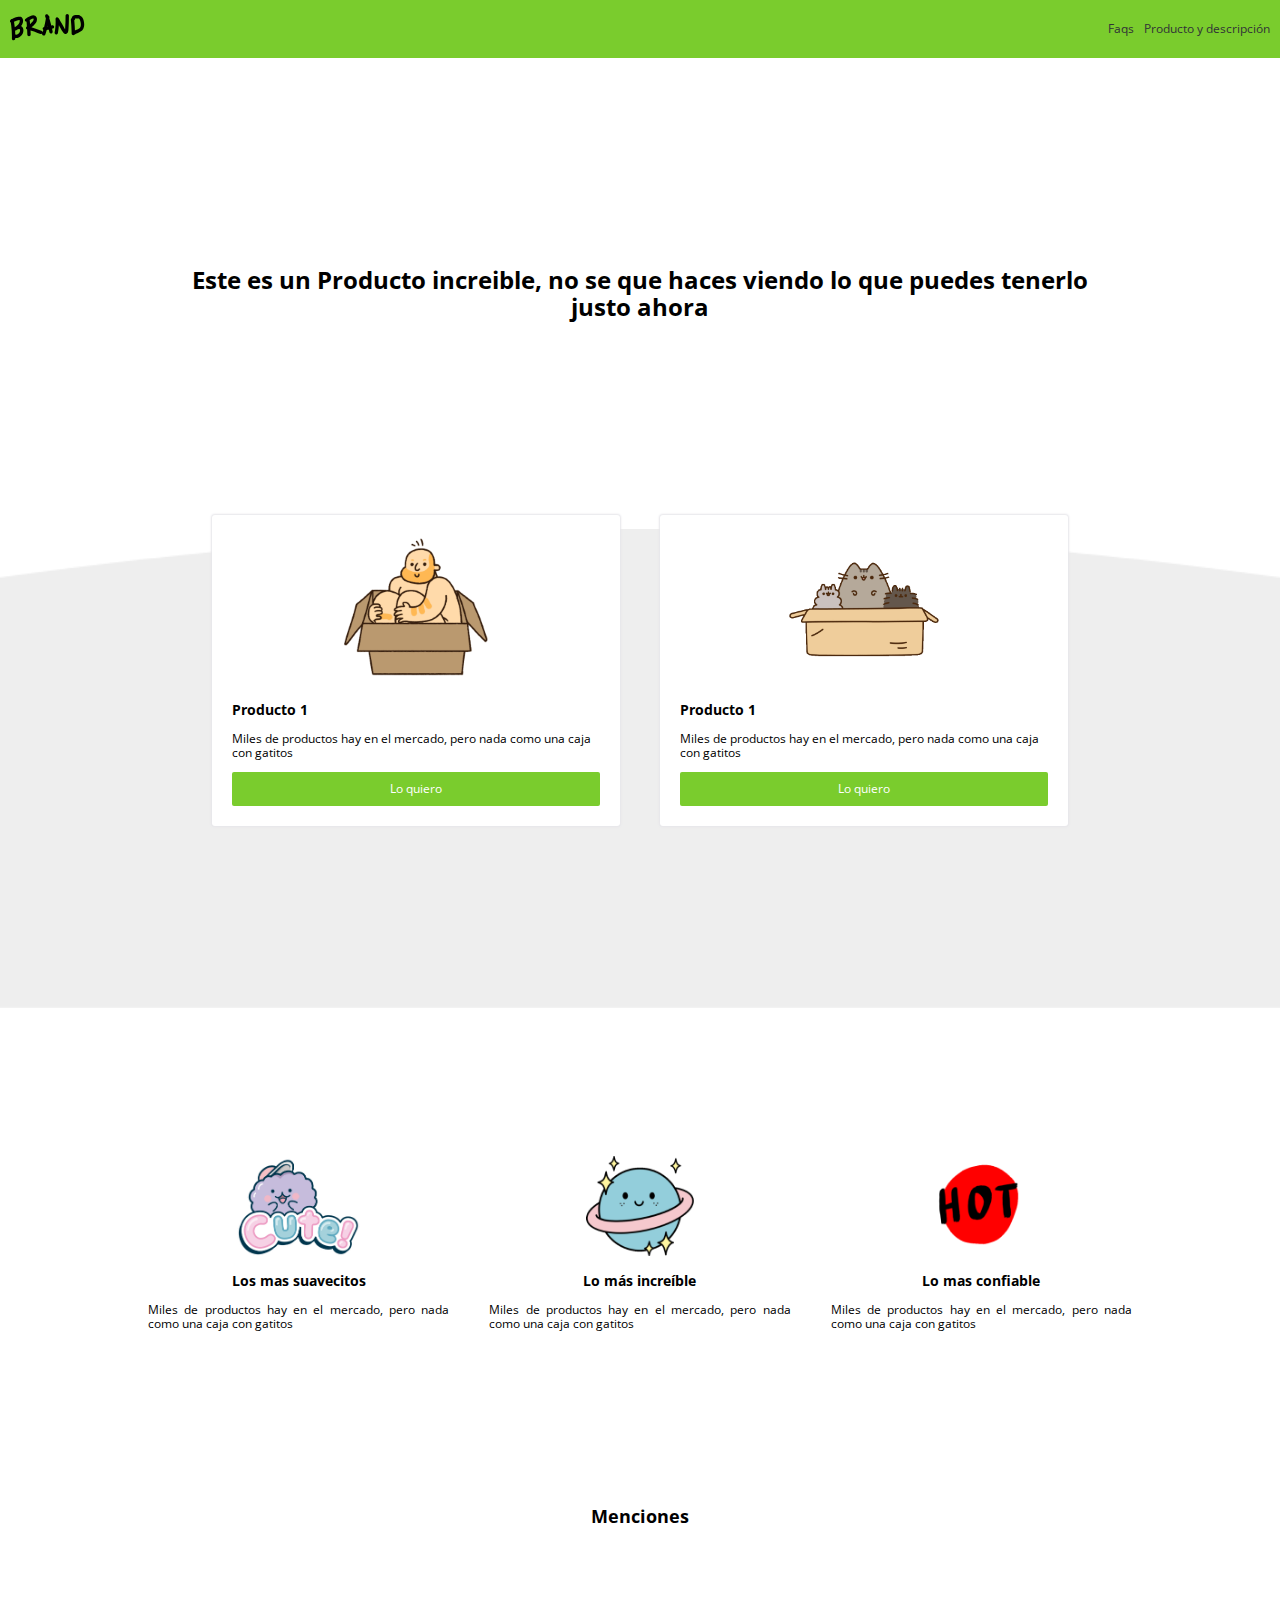
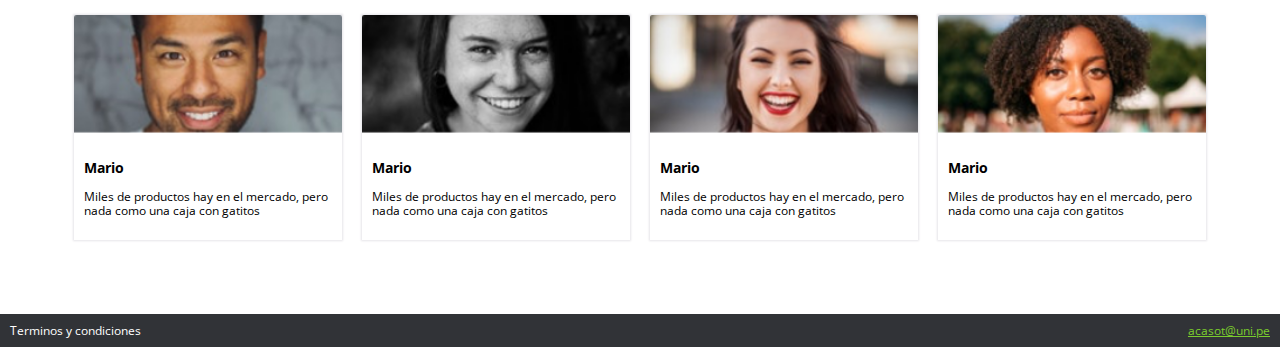
<file: index.html>
<!DOCTYPE html>
<html lang="es" dir="ltr">
  <head>
    <meta charset="utf-8">
    <meta name="twitter:" content="">
    <link rel="stylesheet" href="css/stilos.css">
    <link rel="stylesheet" href="css/normalize.css">
    <link rel="stylesheet" href="css/mobile.css">
    <link rel="stylesheet" href="css/animation.css">

    <title>Brand</title>
  </head>
  <body>
    <!-- Aqui empieza el navbar -->
    <nav class="fadeInDown">
      <div class="band_image">
        <img src="images/logo.png" alt="">
      </div>
      <div class="hav_options">
        <ul>
          <li><a href="#">Faqs</a></li>
          <li><a href="product.html">Producto y descripción</a></li>
        </ul>
      </div>
    </nav>
    <!-- Aqui acaba el navbar -->
    <div class="main_section fadeIn">
      <h1>Este es un Producto increible, no se que haces viendo lo que puedes tenerlo justo ahora</h1>
    </div>
    <!-- Inicio productos -->
    <div class="products">
      <div class="product fadeInUp">
        <div class="content">
          <div class="image-product">
            <img src="images/box1.png" alt="">
          </div>
          <h3>Producto 1</h3>
          <p>Miles de productos hay en el mercado, pero nada como una caja con gatitos</p>
          <a href="venta.html">
            <button class="main_btn">
              Lo quiero
            </button>
          </a>
        </div>
      </div>
      <div class="product">
        <div class="content fadeInUp">
          <div class="image-product">
            <img src="images/box2.webp" alt="">
          </div>
          <h3>Producto 1</h3>
          <p>Miles de productos hay en el mercado, pero nada como una caja con gatitos</p>
          <a href="venta.html">
            <button class="main_btn">
              Lo quiero
            </button>
          </a>
        </div>
      </div>
    </div>
    <!-- Fin productos -->
<!-- Inicia beneficios -->
<div class="beneficios">
  <div class="beneficio">
    <div class="content_beneficio">
      <img src="images/b1.png" alt="">
      <h3>Los mas suavecitos</h3>
      <p class="text_beneficio">
        Miles de productos hay en el mercado, pero nada como una caja con gatitos
      </p>
    </div>
  </div>
  <div class="beneficio">
    <div class="content_beneficio">
      <img src="images/b2.png" alt="">
      <h3>Lo más increíble</h3>
      <p class="text_beneficio">
        Miles de productos hay en el mercado, pero nada como una caja con gatitos
      </p>
    </div>
  </div>
  <div class="beneficio">
    <div class="content_beneficio">
      <img src="images/b3.png" alt="">
      <h3>Lo mas confiable</h3>
      <p class="text_beneficio">
        Miles de productos hay en el mercado, pero nada como una caja con gatitos
      </p>
    </div>
  </div>
</div>
<!-- Fin beneficios -->
<!-- Inicia menciones -->
    <h2 class="mention_title">Menciones</h2>
    <div class="mentions">
      <div class="mention">
        <div class="content_mention">
          <img src="images/p1.png" alt="">
          <div class="text">
            <h3>Mario</h3>
            <p>Miles de productos hay en el mercado, pero nada como una caja con gatitos</p>
          </div>
        </div>
      </div>
      <div class="mention">
        <div class="content_mention">
          <img src="images/p2.png" alt="">
          <div class="text">
            <h3>Mario</h3>
            <p>Miles de productos hay en el mercado, pero nada como una caja con gatitos</p>
          </div>
        </div>
      </div>
      <div class="mention">
        <div class="content_mention">
          <img src="images/p3.png" alt="">
          <div class="text">
            <h3>Mario</h3>
            <p>Miles de productos hay en el mercado, pero nada como una caja con gatitos</p>
          </div>
        </div>
      </div>
      <div class="mention">
        <div class="content_mention">
          <img src="images/p4.png" alt="">
          <div class="text">
            <h3>Mario</h3>
            <p>Miles de productos hay en el mercado, pero nada como una caja con gatitos</p>
          </div>
        </div>
      </div>
    </div>
    <!-- Fin de menciones -->
    <!-- Inicio de footer -->
    <footer>
      <div class="option">Terminos y condiciones</div>
      <div class="option contact"><a href="mailto:acasot@uni.pe">acasot@uni.pe</a></div>
    </footer>
    <!-- Fin de Footer -->

  </body>
</html>
</file>
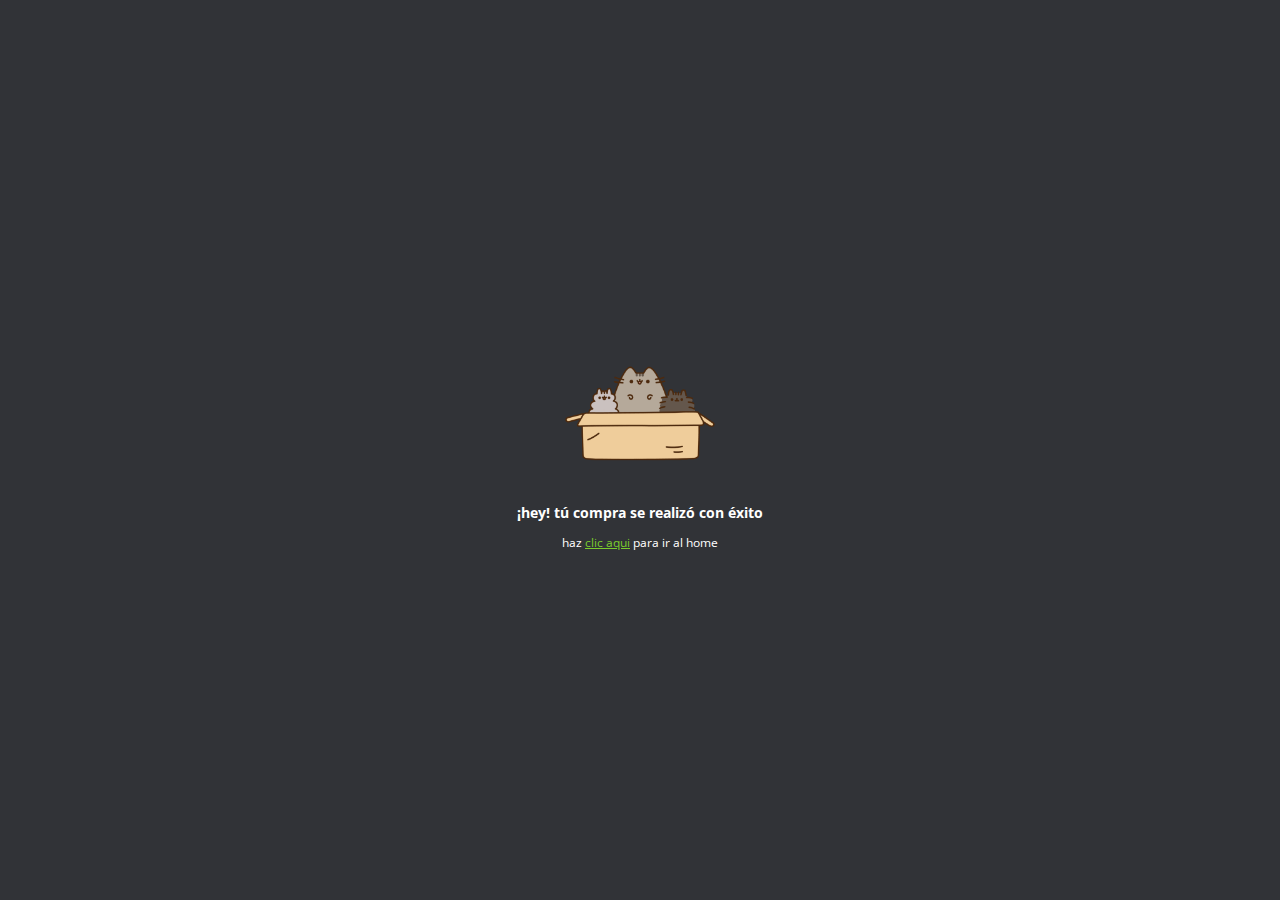
<file: exito.html>
<!DOCTYPE html>
<html lang="es" dir="ltr">
  <head>
    <meta charset="utf-8">
    <meta name="twitter:" content="">
    <link rel="stylesheet" href="css/stilos.css">
      <link rel="stylesheet" href="css/paypal.css">
    <link rel="stylesheet" href="css/normalize.css">
    <link rel="stylesheet" href="css/mobile.css">
    <link rel="stylesheet" href="css/animation.css">
    <link rel="stylesheet" href="css/grid.css">
    <title>Brand</title>
  </head>
  <body>
    <div class="content_paypal">
      <img src="images/box2.webp" alt="">
      <h3>¡hey! tú compra se realizó con éxito</h3>
      <p>haz <a href="index.html">clic aqui</a> para ir al home</p>
    </div>

  </body>
</html>
</file>
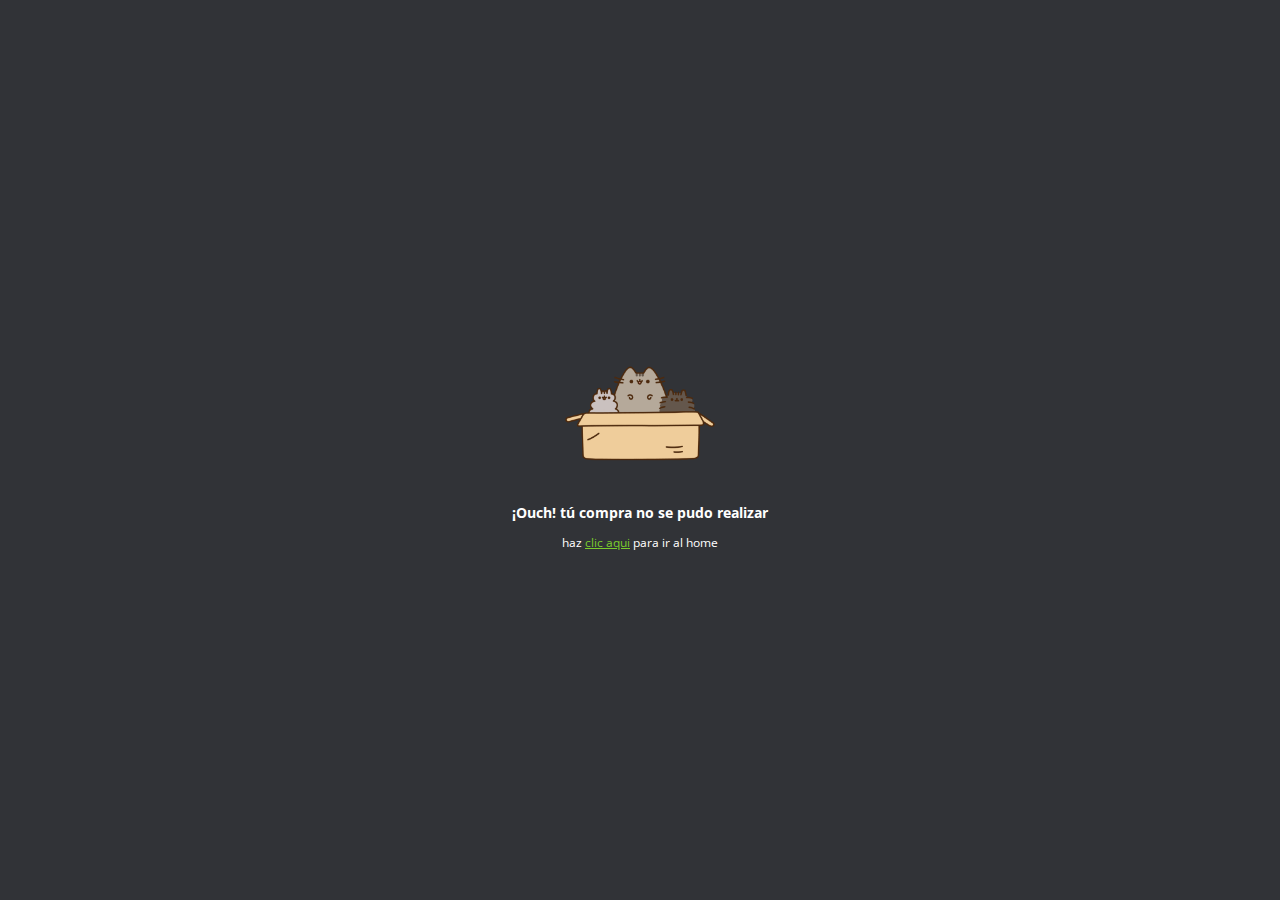
<file: falla.html>
<!DOCTYPE html>
<html lang="es" dir="ltr">
  <head>
    <meta charset="utf-8">
    <meta name="twitter:" content="">
    <link rel="stylesheet" href="css/stilos.css">
      <link rel="stylesheet" href="css/paypal.css">
    <link rel="stylesheet" href="css/normalize.css">
    <link rel="stylesheet" href="css/mobile.css">
    <link rel="stylesheet" href="css/animation.css">
    <link rel="stylesheet" href="css/grid.css">
    <title>Brand</title>
  </head>
  <body>
    <div class="content_paypal">
      <img src="images/box2.webp" alt="">
      <h3>¡Ouch! tú compra no se pudo realizar</h3>
      <p>haz <a href="index.html">clic aqui</a> para ir al home</p>
    </div>

  </body>
</html>
</file>
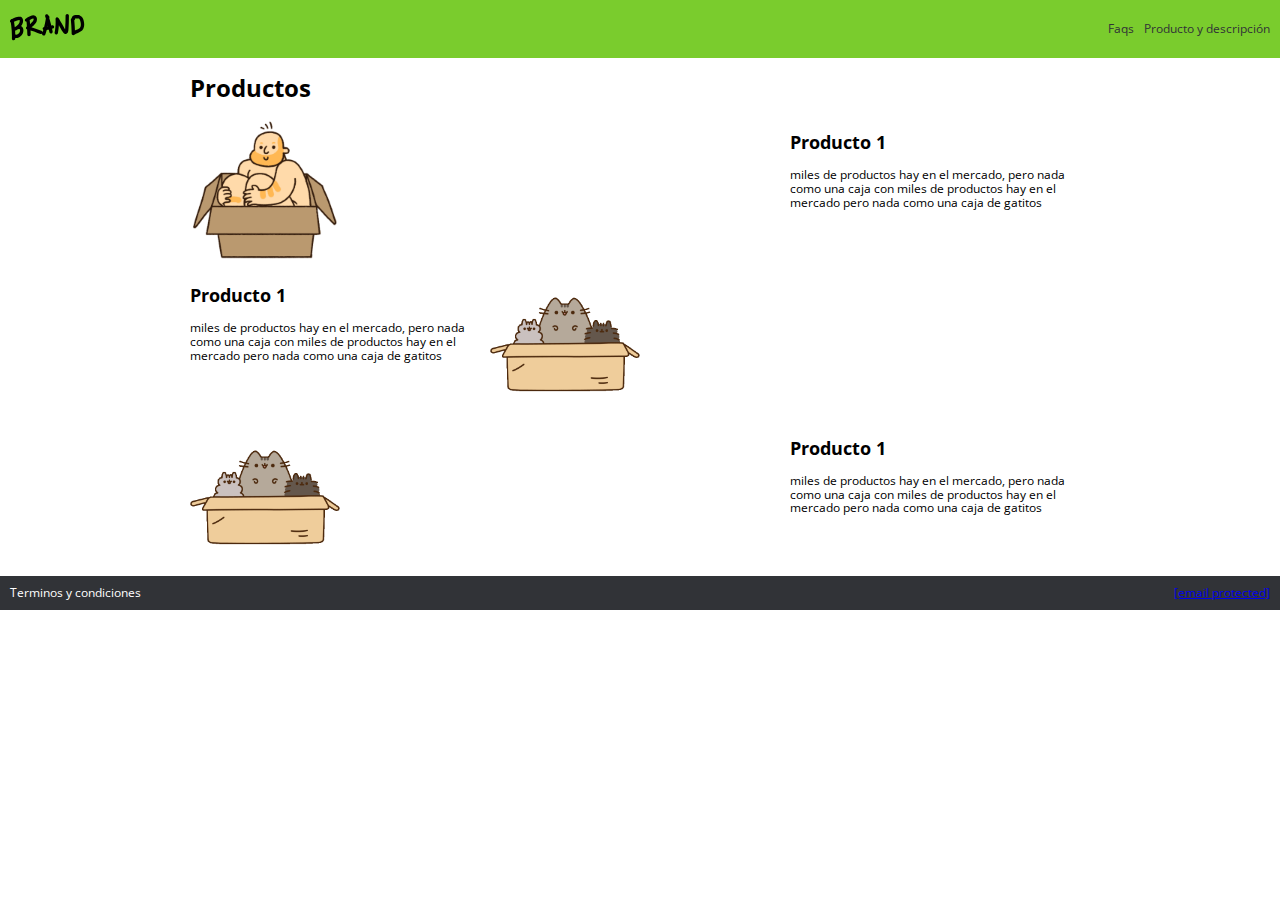
<file: product.html>
<!DOCTYPE html>
<html lang="es" dir="ltr">
  <head>
    <meta charset="utf-8">
    <meta name="twitter:" content="">
    <link rel="stylesheet" href="css/stilos.css">
    <link rel="stylesheet" href="css/normalize.css">
    <link rel="stylesheet" href="css/mobile.css">
    <link rel="stylesheet" href="css/animation.css">
    <link rel="stylesheet" href="css/grid.css">
    <title>Brand</title>
  </head>
  <body>
    <!-- Aqui empieza el navbar -->
    <nav class="fadeInDown">
      <div class="band_image">
        <img src="images/logo.png" alt="">
      </div>
      <div class="hav_options">
        <ul>
          <li><a href="#">Faqs</a></li>
          <li><a href="#">Producto y descripción</a></li>
        </ul>
      </div>
    </nav>
    <!-- Aqui acaba el navbar -->
    <div class="container">
      <h1>Productos</h1>
      <div class="row">
        <div class="col-8"><img src="images/box1.png" alt=""></div>
        <div class="col-4">
          <h2>Producto 1</h2>
          <p>miles de productos hay en el mercado, pero nada como una caja con miles
          de productos hay en el mercado pero nada como una caja de gatitos</p>
        </div>
      </div>
      <div class="row">
        <div class="col-4">
          <h2>Producto 1</h2>
          <p>miles de productos hay en el mercado, pero nada como una caja con miles
          de productos hay en el mercado pero nada como una caja de gatitos</p>
        </div>
        <div class="col-8"><img src="images/box2.webp" alt=""></div>
      </div>
      <div class="row">
        <div class="col-8"><img src="images/box2.webp" alt=""></div>
        <div class="col-4">
          <h2>Producto 1</h2>
          <p>miles de productos hay en el mercado, pero nada como una caja con miles
          de productos hay en el mercado pero nada como una caja de gatitos</p>
        </div>
      </div>
    </div>






    <!-- Inicio de footer -->
    <footer>
      <div class="option">Terminos y condiciones</div>
      <div class="option"><a href="/cdn-cgi/l/email-protection" class="__cf_email__" data-cfemail="43202c2d372220372c032131222d276d202c2e">[email&#160;protected]</a></div>
    </footer>
    <!-- Fin de Footer -->

  </body>
</html>
</file>
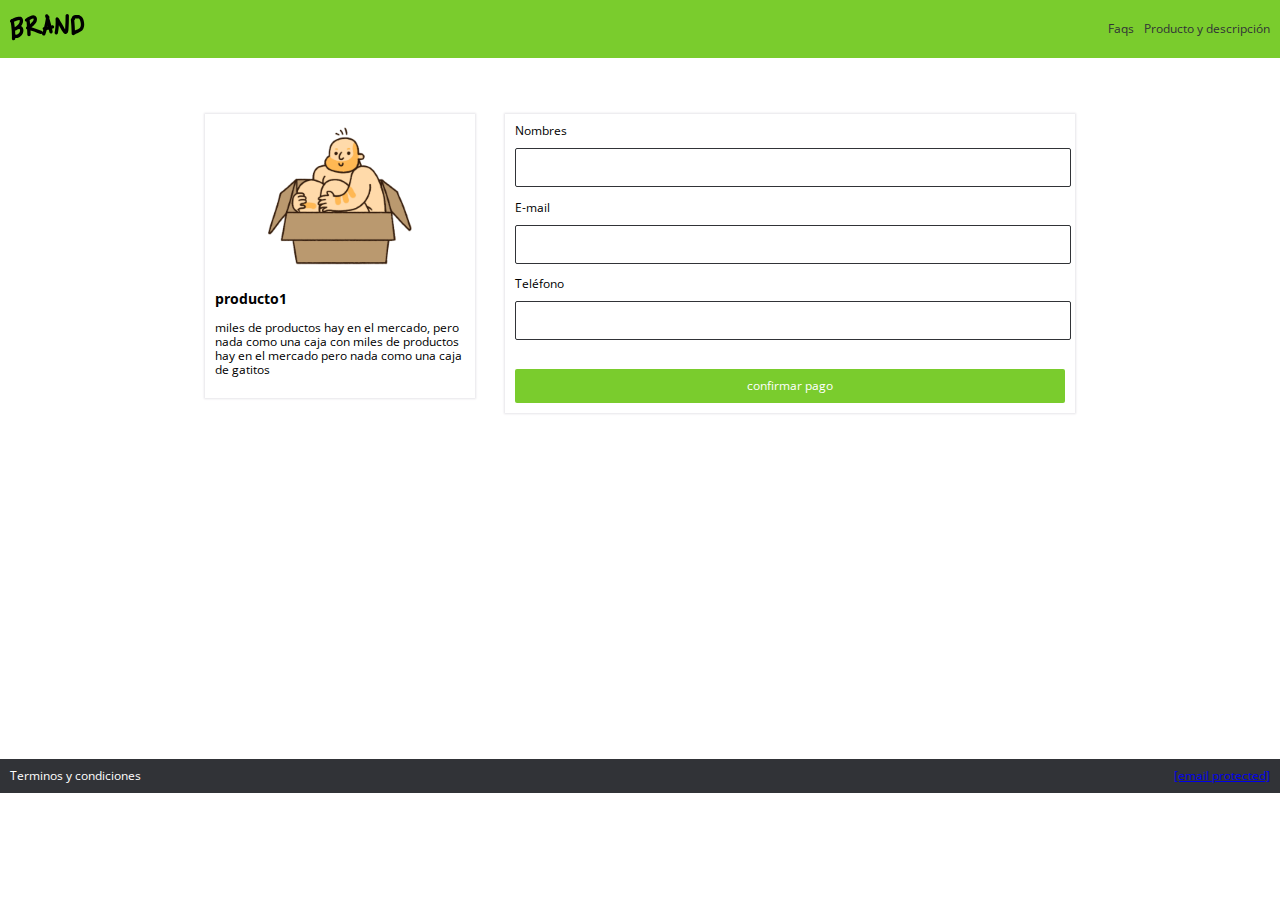
<file: venta.html>
<!DOCTYPE html>
<html lang="es" dir="ltr">
  <head>
    <meta charset="utf-8">
    <meta name="twitter:" content="">
    <link rel="stylesheet" href="css/stilos.css">
    <link rel="stylesheet" href="css/normalize.css">
    <link rel="stylesheet" href="css/mobile.css">
    <link rel="stylesheet" href="css/animation.css">
    <link rel="stylesheet" href="css/grid.css">
    <title>Brand</title>
  </head>
  <body>
    <!-- Aqui empieza el navbar -->
    <nav class="fadeInDown">
      <div class="band_image">
        <img src="images/logo.png" alt="">
      </div>
      <div class="hav_options">
        <ul>
          <li><a href="#">Faqs</a></li>
          <li><a href="#">Producto y descripción</a></li>
        </ul>
      </div>
    </nav>
    <!-- Aqui acaba el navbar -->
    <!-- Aqui empieza venta de producto -->
    <br>
    <br>
    <br>
    <div class="container">
      <div class="row">
        <div class="col-4">
          <div class="modulo_pago">
              <div class="modulo_pago_image">
                <img src="images/box1.png" alt="">
              </div>
              <h3>producto1</h3>
              <p>miles de productos hay en el mercado, pero nada como una caja con miles
          de productos hay en el mercado pero nada como una caja de gatitos</p>
          </div>
        </div>
        <div class="col-8">
          <div class="modulo_pago">
            <form action="https://www.paypal.com/cgi-bin/webscr?cmd=_s-xclick&hosted_button_id=5N4R3CCYWY8GY" method="post">
                <label for="name">Nombres</label>
                <br>
                <input type="text" placeholder="" name="name" class="data">
                <br>
                <br>
                <label for="email">E-mail</label>
                <br>
                <input type="text" placeholder="" name="email" class="data">
                <br>
                <br>
                <label for="phone">Teléfono</label>
                <br>
                <input type="text" placeholder="" name="phone" class="data">
                <br>
                <br>
                <input type="submit" class="main_btn" name="submit" value="confirmar pago">

            </form>

          </div>

        </div>
      </div>
    </div>
    <br>
    <br>
    <br>
    <br>
    <br>
    <br>
    <br>
    <br>
    <br>
    <br>
    <br>
    <br>
    <br>
    <br>
    <br>
    <br>
    <br>
    <br>
    <br>
    <br>
    <br>
    <br>
    <br>
    <br>
    <!-- Aqui finaliza venta de producto -->
    <!-- Inicio de footer -->
    <footer>
      <div class="option">Terminos y condiciones</div>
      <div class="option"><a href="/cdn-cgi/l/email-protection" class="__cf_email__" data-cfemail="43202c2d372220372c032131222d276d202c2e">[email&#160;protected]</a></div>
    </footer>
    <!-- Fin de Footer -->

  </body>
</html>
</file>
<file: css/stilos.css>
@import url('https://fonts.googleapis.com/css?family=Open+Sans:400,700&display=swap');
/* variables */
:root{
  --green-color:#7ACC2D;
  --white-color:white;
  --black-color:#313337;
  /* tipografia */
  --normal:12px;
  /* espaciado */
  --space:10px;
  /* box shadow */
  --box:0px 0 2px 1px #e6e5e9;

}

html,body{
  padding: 0px;
  margin:0px;
  font-size: var(--normal);
  font-family: 'Open Sans', sans-serif;
}
p,label{
  font-size: var(--normal);
}
nav{
  display: flex;
  background-color: var(--green-color);
  padding: var(--space);
  color: white;
  justify-content: space-between;
  align-items: center;
}
nav ul{
  display: flex;
}

nav li{
  padding-left: var(--space);
  list-style: none;
}
nav li a{
  color: var(--black-color);
  text-decoration: none;
}
nav li a:hover{
  color: var(--white-color);

}
/* main section */
.main_section{
  padding: 15%;
  text-align: center;
}
/* PRODUCTOS */
/* -------------------------------------------  PRODUCTOS */

.products{
  background-image: url("../images/curve.png");
  padding: 15%;
  background-position: center top;
  background-repeat: no-repeat;
  display: flex;
  height: 95px;
  background-size: cover;

}

.product{
  padding: 20px;
  margin-top: -226px;
}

.image-product{
  text-align: center;
}

.content{
  padding: 20px;
  background: var(--white-color);
  border-radius: 3px;
  box-shadow: 0px 0 2px 1px #e6e5e9;
}

.main_btn{
  padding: var(--space);
  background-color: var(--green-color);
  width: 100%;
  border: 0px;
  border-radius: 2px;
  cursor: pointer;
  color: var(--white-color);
}
.main_btn:hover{
  background-color: #63a426;
}
/* Beneficios */
.beneficios{
  padding: 10%;
  display: flex;
}

.beneficio{
  text-align: center;
  padding: 20px;
}

.beneficio img{
  max-height: 100px
}

.text_beneficio{
  text-align: justify;
}

/* Mentions */
.mentions{
  display: flex;
  padding: 5%;
}
.mention img{
  width: 100%;
}
h2.mention_title{
  text-align: center;
}
.mention{
  padding: var(--space);
}
.content_mention{
  box-shadow: 0px 0 2px 1px #e6e5e9;
}
.mention .text{
  padding: var(--space);
}
/* inicio---- ventas */
.modulo_pago{
  background-color: var(--white-color);
  box-shadow: var(--box);
  padding: 10px;
  margin: 15px;
}
.modulo_pago_image{
  max-width: 150px;
  text-align: center;
  width: 100%;
  margin:auto;
  box-sizing: border-box;
}
.data{
  margin-top: var(--space);
  width: 100%;
  height: 35px;
  border-radius: 2px;
  border: 1px solid var(--black-color);
}
.modulo_pago .main_btn{
  margin-top: 15px;
}



/* inicio---- ventas */





/* ---- Footer */
footer{
  display: flex;
  justify-content: space-between;
  font-size: var(--normal);
  background-color: var(--black-color);
  padding: var(--space);
  color: var(--white-color);
}
.contact a{
  color: var(--green-color);
}
</file>
<file: css/mobile.css>
@media (max-width:600px) {
    .products{
      display: inherit;
      height: auto;
    }
    .product{
      margin-top: auto;
    }
    .main_section{
      padding: 4%;
    }
    .beneficios, .mentions{
      display: inherit;
    }
}
</file>
<file: css/animation.css>
.fadeIn{
  -webkit-animation-duration: 4s;
  animation-duration: 4s;
  -webkit-animation-fill-mode: both;
  animation-fill-mode: both;
  -webkit-animation-name: fadeIn;
  animation-name: fadeIn;

}
@keyframes fadeIn {
  from{
    opacity: 0;
  }
  to{
    opacity: 1;
  }
}
.fadeInDown{
  -webkit-animation-duration: 1s;
  animation-duration: 1s;
  -webkit-animation-fill-mode: both;
  animation-fill-mode: both;
  -webkit-animation-name: fadeInDown;
  animation-name: fadeInDown;
}
@keyframes fadeInDown {
  from{
    opacity: 0;
    -webkit-ransform: translate3d(0, -100%,0);
    transform: translate3d(0, -100%,0);
  }
  to{
    opacity: 1;
    -webkit-ransform: translate3d(0, 0,0);
    transform: translate3d(0, 0,0);
  }

}
.fadeInUp{
  -webkit-animation-duration: 1s;
  animation-duration: 1s;
  -webkit-animation-fill-mode: both;
  animation-fill-mode: both;
  -webkit-animation-name: fadeInUp;
  animation-name: fadeInUp;
}
@keyframes fadeInUp {
  from{
    opacity: 0;
    -webkit-ransform: translate3d(0, 100%,0);
    transform: translate3d(0, 100%,0);
  }
  to{
    opacity: 1;
    -webkit-ransform: translate3d(0, 0,0);
    transform: translate3d(0, 0,0);
  }

}
</file>
<file: css/paypal.css>
body{
  background-color: var(--black-color);
  text-align: center;
  color: var(--white-color);
  display: flex;
  justify-content: center;
  align-items: center;
  height: 100vh;
}
.content_paypal a{
  color: var(--green-color);

}
</file>
<file: css/grid.css>
.container{
  max-width: 900px;
  margin: auto;
}
.row{
  display: flex;
}
.col-1{
  width: 8.33333333333333333333%;
}
.col-2{
  width: 16.66666666666666666667%;
}
.col-3{
  width: 25%;
}
.col-4{
  width: 33.33333333333333333333%;
}
.col-5{
  width: 41.66666666666666666667%;
}
.col-6{
  width: 50%;
}
.col-7{
  width: 58.33333333333333333333%;
}
.col-8{
  width: 66.66666666666666666667%;
}
.col-9{
  width:75%;
}
.col-10{
  width: 83.33333333333333333333%;
}
.col-11{
  width: 91.66666666666666666667%;
}
.col-12{
  width: 100%;
}
.col-1, .col-2,, .col-3, .col-4, .col-5, .col-6, .col-7, .col-8, .col-9, .col-10, .col-11, .col-12{
  padding: 10px;
}
@media (max-width:900px) {
  .row{
    display: inherit;
  }
  .col-1, .col-2,, .col-3, .col-4, .col-5, .col-6, .col-7, .col-8, .col-9, .col-10, .col-11, .col-12{
    width: 100%;
  }

}
</file>
